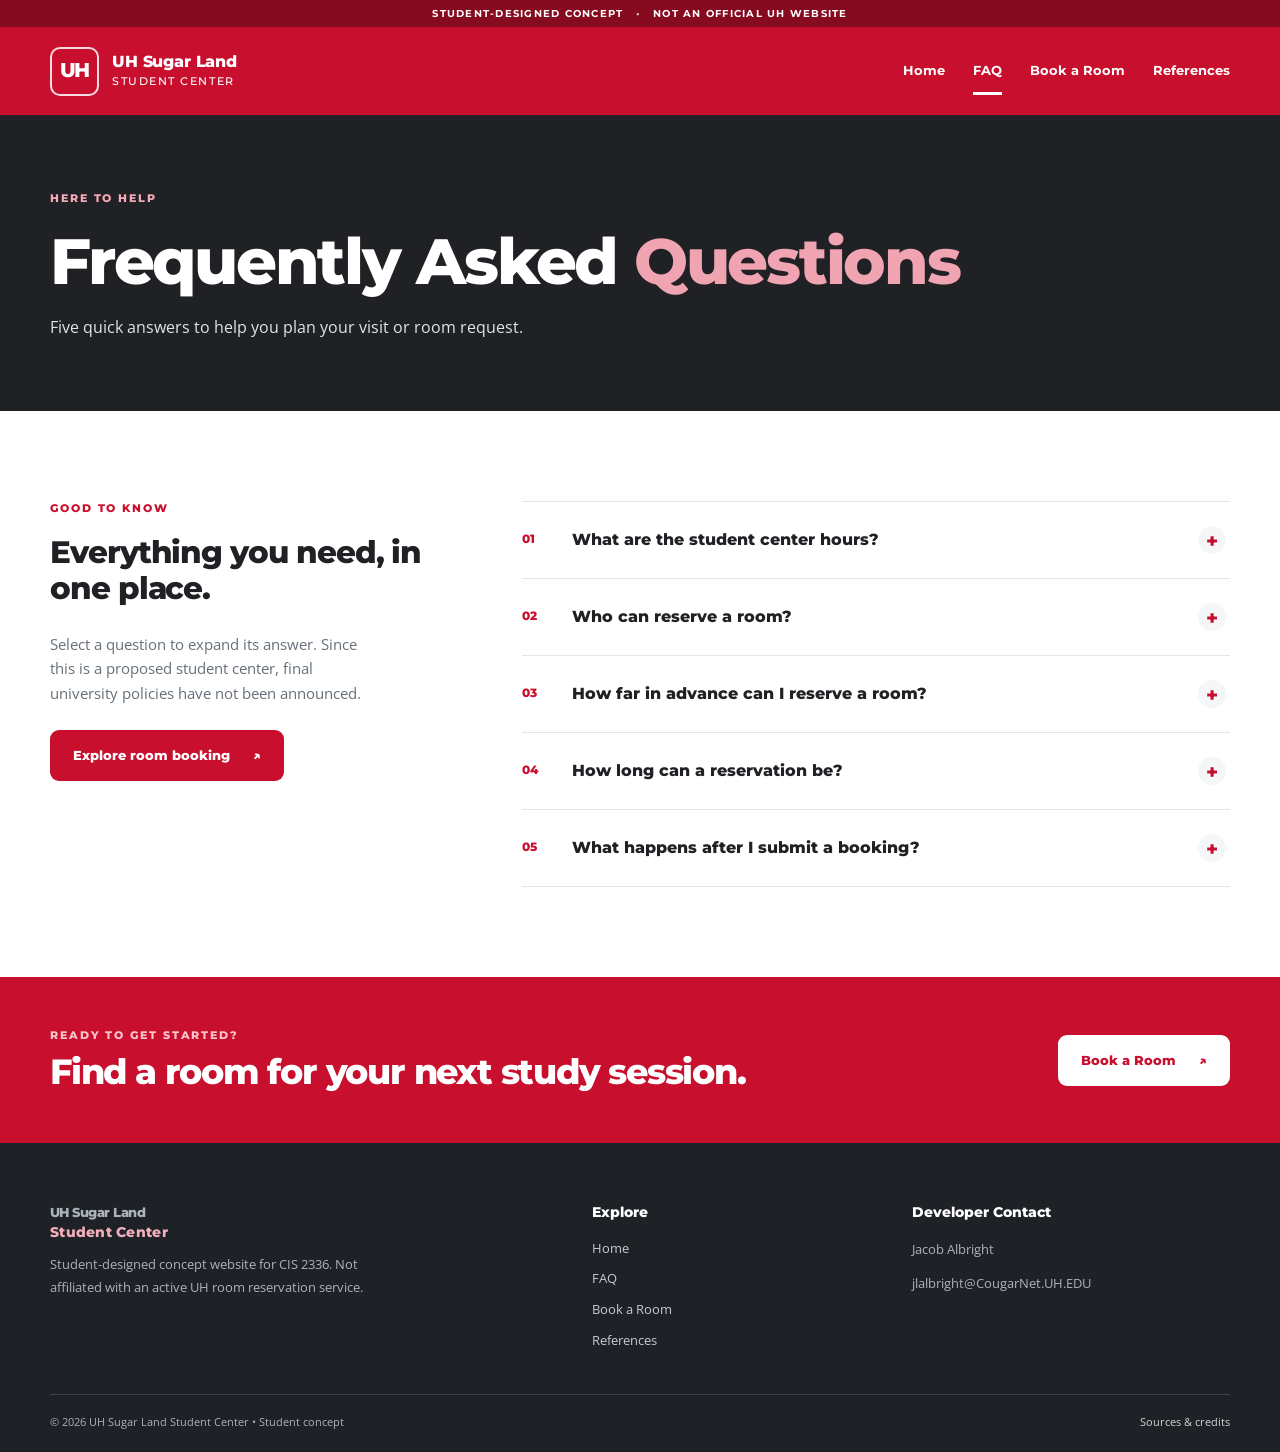
<file: CIS2336-FA26-project-JacobAlbright/frontend/FAQ.html>
<!DOCTYPE html>
<html lang="en">
  <head>
    <meta charset="UTF-8">
    <meta name="viewport" content="width=device-width, initial-scale=1">
    <meta name="description" content="Five common questions about the proposed UH Sugar Land Student Center and room booking concept.">
    <title>FAQ | UH Sugar Land Student Center</title>
    <link rel="icon" href="assets/favicon.svg" type="image/svg+xml">
    <link rel="stylesheet" href="styles.css">
    <script src="script.js" defer></script>
  </head>
  <body data-page="faq">
    <a class="skip-link" href="#main-content">Skip to main content</a>
    <div class="concept-strip">
      <div class="container">STUDENT-DESIGNED CONCEPT <span aria-hidden="true">•</span> NOT AN OFFICIAL UH WEBSITE</div>
    </div>

    <header class="site-header">
      <div class="container nav-shell">
        <a class="brand" href="index.html" aria-label="UH Sugar Land Student Center, homepage">
          <span class="brand-mark" aria-hidden="true">UH</span>
          <span class="brand-words"><strong>UH Sugar Land</strong><span>Student Center</span></span>
        </a>
        <button class="menu-toggle" type="button" aria-label="Open navigation menu" aria-controls="primary-navigation" aria-expanded="false">
          <span class="menu-label">Menu</span><span class="menu-bars" aria-hidden="true"><i></i><i></i><i></i></span>
        </button>
        <nav class="site-nav" id="primary-navigation" aria-label="Primary navigation">
          <a href="index.html">Home</a>
          <a class="active" aria-current="page" href="FAQ.html">FAQ</a>
          <a href="roombooking.html">Book a Room</a>
          <a href="reference.html">References</a>
        </nav>
      </div>
    </header>

    <main id="main-content">
      <section class="page-intro">
        <div class="container">
          <p class="eyebrow">HERE TO HELP</p>
          <h1>Frequently Asked <em>Questions</em></h1>
          <p>Five quick answers to help you plan your visit or room request.</p>
        </div>
      </section>

      <section class="section faq-section">
        <div class="container faq-layout">
          <div class="faq-intro-side">
            <p class="eyebrow red">GOOD TO KNOW</p>
            <h2>Everything you need, in one place.</h2>
            <p>Select a question to expand its answer. Since this is a proposed student center, final university policies have not been announced.</p>
            <a class="button button-primary" href="roombooking.html">Explore room booking <span aria-hidden="true">↗</span></a>
          </div>
          <div class="faq-list" data-accordion>
            <div class="faq-item">
              <h3><button class="faq-question" id="faq-trigger-1" type="button" aria-expanded="false" aria-controls="faq-panel-1"><span class="faq-index">01</span><span>What are the student center hours?</span><span class="faq-toggle-icon" aria-hidden="true">+</span></button></h3>
              <div class="faq-answer" id="faq-panel-1" role="region" aria-labelledby="faq-trigger-1" hidden>
                <p>Official operating hours have not been announced for this proposed center. The website does not currently enforce opening and closing times. Any posted schedule should be verified with UH before the center launches.</p>
              </div>
            </div>

            <div class="faq-item">
              <h3><button class="faq-question" id="faq-trigger-2" type="button" aria-expanded="false" aria-controls="faq-panel-2"><span class="faq-index">02</span><span>Who can reserve a room?</span><span class="faq-toggle-icon" aria-hidden="true">+</span></button></h3>
              <div class="faq-answer" id="faq-panel-2" role="region" aria-labelledby="faq-trigger-2" hidden>
                <p>The booking form is designed for UH students using their university email addresses. Final eligibility requirements would need approval from the university. For now, you can try the form to see how a request would work.</p>
                <p><a class="text-link" href="roombooking.html">Open the booking form <span aria-hidden="true">→</span></a></p>
              </div>
            </div>

            <div class="faq-item">
              <h3><button class="faq-question" id="faq-trigger-3" type="button" aria-expanded="false" aria-controls="faq-panel-3"><span class="faq-index">03</span><span>How far in advance can I reserve a room?</span><span class="faq-toggle-icon" aria-hidden="true">+</span></button></h3>
              <div class="faq-answer" id="faq-panel-3" role="region" aria-labelledby="faq-trigger-3" hidden>
                <p>A final advance-booking policy has not been set. The sample form accepts dates from today onward as a front-end validation example. The backend and official policies would determine which dates can actually be booked.</p>
              </div>
            </div>

            <div class="faq-item">
              <h3><button class="faq-question" id="faq-trigger-4" type="button" aria-expanded="false" aria-controls="faq-panel-4"><span class="faq-index">04</span><span>How long can a reservation be?</span><span class="faq-toggle-icon" aria-hidden="true">+</span></button></h3>
              <div class="faq-answer" id="faq-panel-4" role="region" aria-labelledby="faq-trigger-4" hidden>
                <p>The time limit has not been officially determined. The form checks that the end time is later than the start time, but it does not invent a maximum duration. Actual time limits and availability will be handled when the backend is implemented.</p>
              </div>
            </div>

            <div class="faq-item">
              <h3><button class="faq-question" id="faq-trigger-5" type="button" aria-expanded="false" aria-controls="faq-panel-5"><span class="faq-index">05</span><span>What happens after I submit a booking?</span><span class="faq-toggle-icon" aria-hidden="true">+</span></button></h3>
              <div class="faq-answer" id="faq-panel-5" role="region" aria-labelledby="faq-trigger-5" hidden>
                <p>In this front-end phase, your entries are checked and a request summary appears. No room is reserved or saved. A later Node.js backend will check for overlapping reservations and return a confirmation or a decline.</p>
                <p><a class="text-link" href="roombooking.html">Try the request form <span aria-hidden="true">→</span></a></p>
              </div>
            </div>
          </div>
        </div>
      </section>

      <section class="faq-cta">
        <div class="container faq-cta-inner">
          <div>
            <p class="eyebrow">READY TO GET STARTED?</p>
            <h2>Find a room for your next study session.</h2>
          </div>
          <a class="button button-light" href="roombooking.html">Book a Room <span aria-hidden="true">↗</span></a>
        </div>
      </section>
    </main>

    <footer class="site-footer">
      <div class="container footer-grid">
        <div>
          <p class="footer-brand">UH Sugar Land <span>Student Center</span></p>
          <p>Student-designed concept website for CIS 2336. Not affiliated with an active UH room reservation service.</p>
        </div>
        <div>
          <h2>Explore</h2>
          <div class="footer-links">
            <a href="index.html">Home</a>
            <a href="FAQ.html">FAQ</a>
            <a href="roombooking.html">Book a Room</a>
            <a href="reference.html">References</a>
          </div>
        </div>
        <div>
          <h2>Developer Contact</h2>
          <p>Jacob Albright</p>
          <p class="footer-email"><a href="mailto:jlalbright@CougarNet.UH.EDU">jlalbright@CougarNet.UH.EDU</a></p>
        </div>
      </div>
      <div class="container footer-bottom">
        <span>© <span data-year>2026</span> UH Sugar Land Student Center • Student concept</span>
        <a href="reference.html">Sources &amp; credits</a>
      </div>
    </footer>
  </body>
</html>
</file>
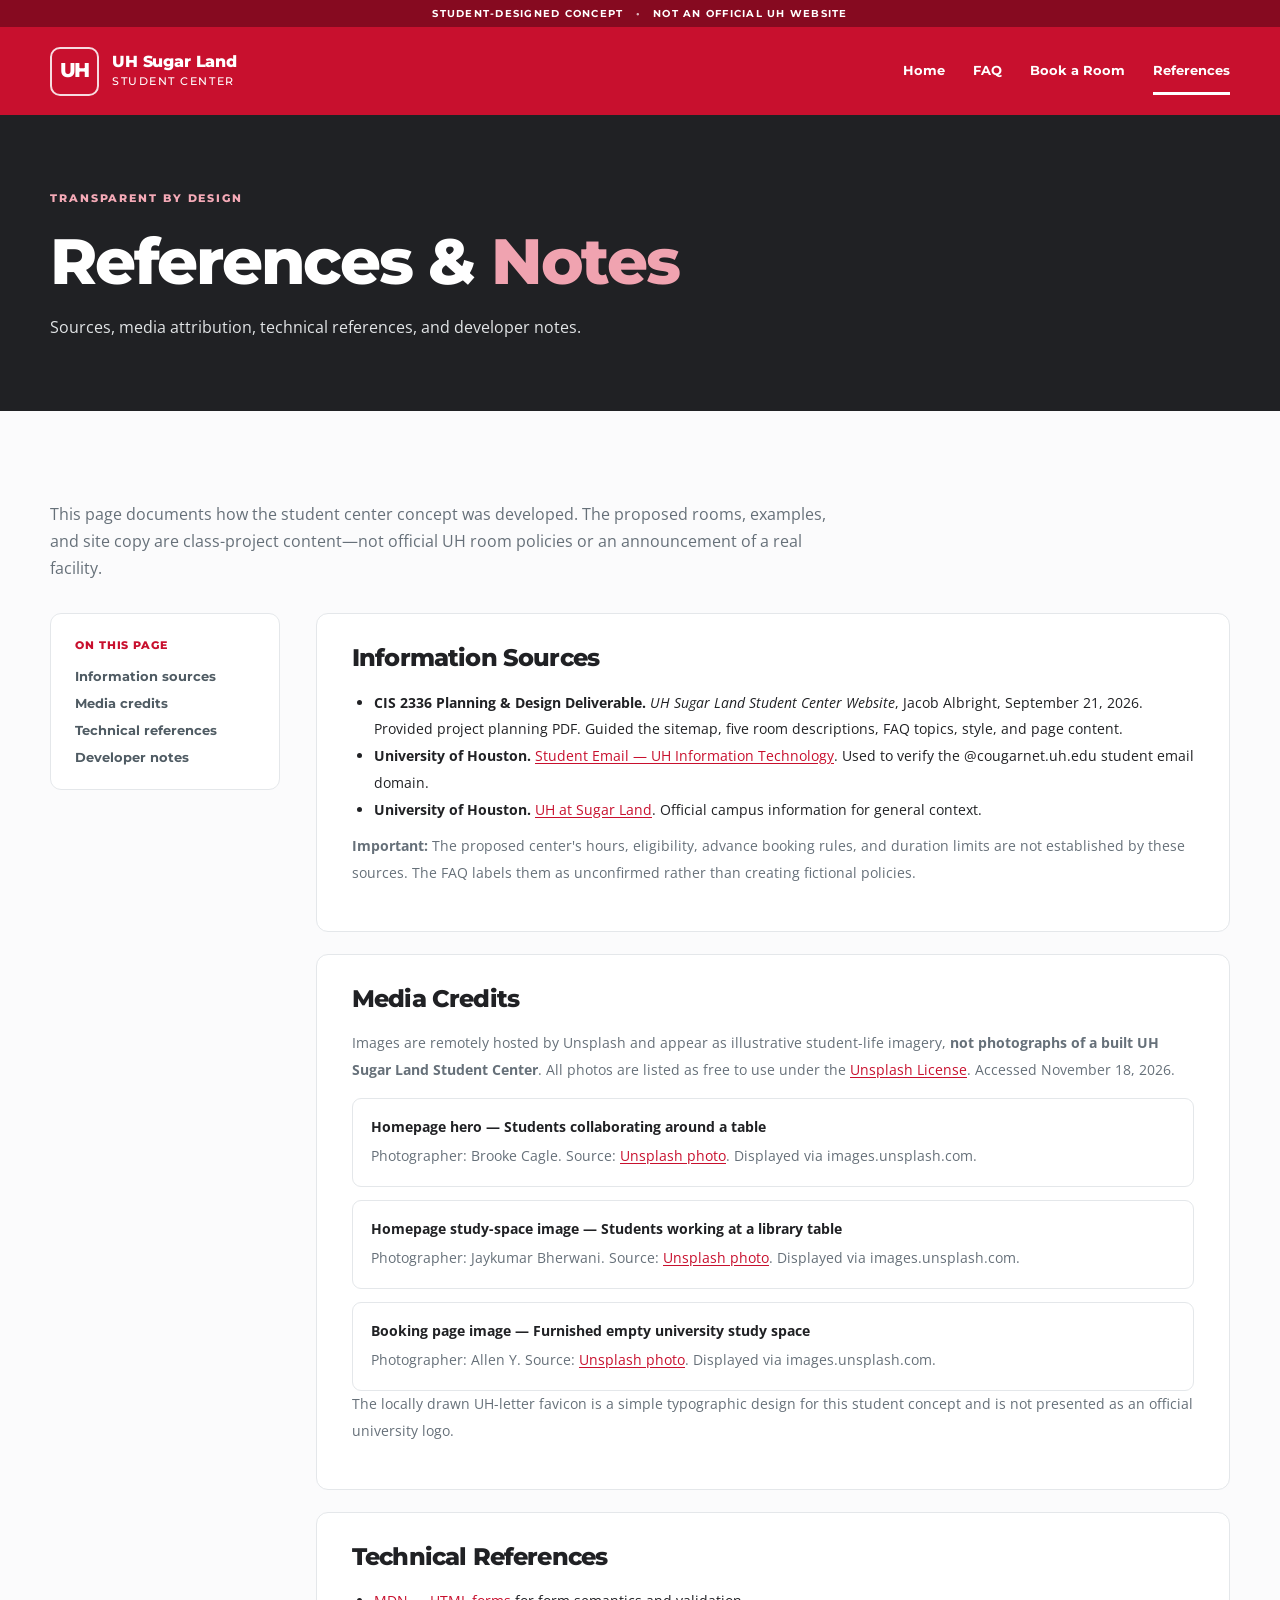
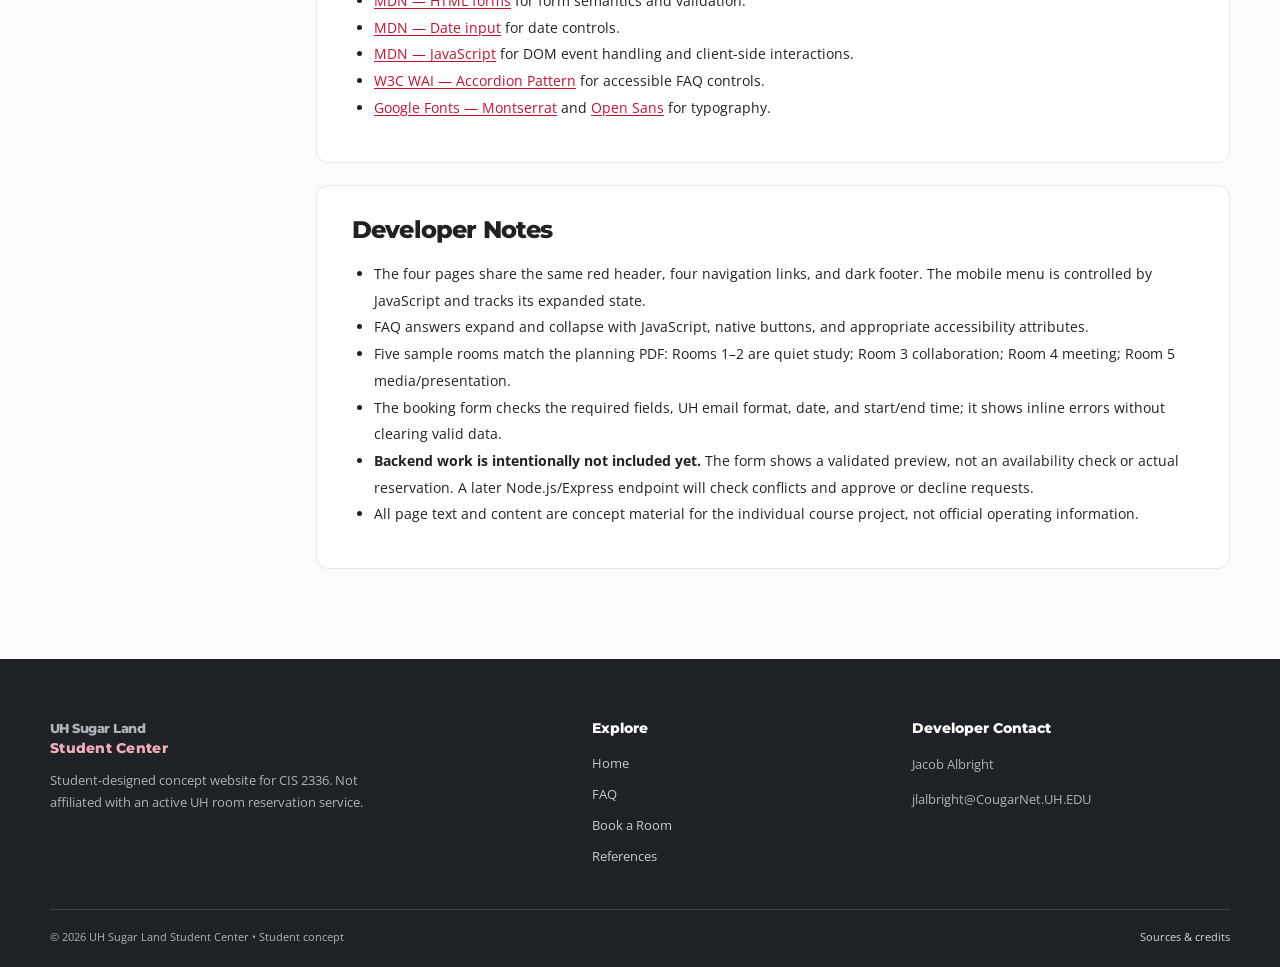
<file: CIS2336-FA26-project-JacobAlbright/frontend/reference.html>
<!DOCTYPE html>
<html lang="en">
  <head>
    <meta charset="UTF-8">
    <meta name="viewport" content="width=device-width, initial-scale=1">
    <meta name="description" content="Project sources, photo credits, technical references, and development notes.">
    <title>References | UH Sugar Land Student Center</title>
    <link rel="icon" href="assets/favicon.svg" type="image/svg+xml">
    <link rel="stylesheet" href="styles.css">
    <script src="script.js" defer></script>
  </head>
  <body data-page="references">
    <a class="skip-link" href="#main-content">Skip to main content</a>
    <div class="concept-strip">
      <div class="container">STUDENT-DESIGNED CONCEPT <span aria-hidden="true">•</span> NOT AN OFFICIAL UH WEBSITE</div>
    </div>

    <header class="site-header">
      <div class="container nav-shell">
        <a class="brand" href="index.html" aria-label="UH Sugar Land Student Center, homepage">
          <span class="brand-mark" aria-hidden="true">UH</span>
          <span class="brand-words"><strong>UH Sugar Land</strong><span>Student Center</span></span>
        </a>
        <button class="menu-toggle" type="button" aria-label="Open navigation menu" aria-controls="primary-navigation" aria-expanded="false">
          <span class="menu-label">Menu</span><span class="menu-bars" aria-hidden="true"><i></i><i></i><i></i></span>
        </button>
        <nav class="site-nav" id="primary-navigation" aria-label="Primary navigation">
          <a href="index.html">Home</a>
          <a href="FAQ.html">FAQ</a>
          <a href="roombooking.html">Book a Room</a>
          <a class="active" aria-current="page" href="reference.html">References</a>
        </nav>
      </div>
    </header>

    <main id="main-content">
      <section class="page-intro">
        <div class="container">
          <p class="eyebrow">TRANSPARENT BY DESIGN</p>
          <h1>References &amp; <em>Notes</em></h1>
          <p>Sources, media attribution, technical references, and developer notes.</p>
        </div>
      </section>

      <section class="section reference-content">
        <div class="container">
          <p class="reference-intro">This page documents how the student center concept was developed. The proposed rooms, examples, and site copy are class-project content—not official UH room policies or an announcement of a real facility.</p>
          <div class="reference-layout">
            <nav class="reference-nav" aria-label="References page sections">
              <strong>ON THIS PAGE</strong>
              <a href="#sources">Information sources</a>
              <a href="#media">Media credits</a>
              <a href="#technical">Technical references</a>
              <a href="#developer-notes">Developer notes</a>
            </nav>
            <div class="reference-panels">
              <section class="reference-card" id="sources">
                <h2>Information Sources</h2>
                <ul>
                  <li><strong>CIS 2336 Planning &amp; Design Deliverable.</strong> <em>UH Sugar Land Student Center Website</em>, Jacob Albright, September 21, 2026. Provided project planning PDF. Guided the sitemap, five room descriptions, FAQ topics, style, and page content.</li>
                  <li><strong>University of Houston.</strong> <a href="https://www.uh.edu/infotech/services/accounts/email/student-email/" target="_blank" rel="noopener noreferrer">Student Email — UH Information Technology</a>. Used to verify the @cougarnet.uh.edu student email domain.</li>
                  <li><strong>University of Houston.</strong> <a href="https://www.uh.edu/sugarland/" target="_blank" rel="noopener noreferrer">UH at Sugar Land</a>. Official campus information for general context.</li>
                </ul>
                <p><strong>Important:</strong> The proposed center's hours, eligibility, advance booking rules, and duration limits are not established by these sources. The FAQ labels them as unconfirmed rather than creating fictional policies.</p>
              </section>

              <section class="reference-card" id="media">
                <h2>Media Credits</h2>
                <p>Images are remotely hosted by Unsplash and appear as illustrative student-life imagery, <strong>not photographs of a built UH Sugar Land Student Center</strong>. All photos are listed as free to use under the <a href="https://unsplash.com/license" target="_blank" rel="noopener noreferrer">Unsplash License</a>. Accessed November 18, 2026.</p>
                <div class="credit-list">
                  <div class="credit">
                    <strong>Homepage hero — Students collaborating around a table</strong>
                    <p>Photographer: Brooke Cagle. Source: <a href="https://unsplash.com/photos/a-group-of-friends-at-a-coffee-shop--uHVRvDr7pg" target="_blank" rel="noopener noreferrer">Unsplash photo</a>. Displayed via images.unsplash.com.</p>
                  </div>

                  <div class="credit">
                    <strong>Homepage study-space image — Students working at a library table</strong>
                    <p>Photographer: Jaykumar Bherwani. Source: <a href="https://unsplash.com/photos/students-studying-together-at-a-long-table-Dg8WzlOE1as" target="_blank" rel="noopener noreferrer">Unsplash photo</a>. Displayed via images.unsplash.com.</p>
                  </div>

                  <div class="credit">
                    <strong>Booking page image — Furnished empty university study space</strong>
                    <p>Photographer: Allen Y. Source: <a href="https://unsplash.com/photos/an-empty-library-or-study-room-ErkHo-rGq2E" target="_blank" rel="noopener noreferrer">Unsplash photo</a>. Displayed via images.unsplash.com.</p>
                  </div>
                </div>
                <p>The locally drawn UH-letter favicon is a simple typographic design for this student concept and is not presented as an official university logo.</p>
              </section>

              <section class="reference-card" id="technical">
                <h2>Technical References</h2>
                <ul>
                  <li><a href="https://developer.mozilla.org/en-US/docs/Web/HTML/Element/form" target="_blank" rel="noopener noreferrer">MDN — HTML forms</a> for form semantics and validation.</li>
                  <li><a href="https://developer.mozilla.org/en-US/docs/Web/HTML/Element/input/date" target="_blank" rel="noopener noreferrer">MDN — Date input</a> for date controls.</li>
                  <li><a href="https://developer.mozilla.org/en-US/docs/Web/JavaScript" target="_blank" rel="noopener noreferrer">MDN — JavaScript</a> for DOM event handling and client-side interactions.</li>
                  <li><a href="https://www.w3.org/WAI/ARIA/apg/patterns/accordion/" target="_blank" rel="noopener noreferrer">W3C WAI — Accordion Pattern</a> for accessible FAQ controls.</li>
                  <li><a href="https://fonts.google.com/specimen/Montserrat" target="_blank" rel="noopener noreferrer">Google Fonts — Montserrat</a> and <a href="https://fonts.google.com/specimen/Open+Sans" target="_blank" rel="noopener noreferrer">Open Sans</a> for typography.</li>
                </ul>
              </section>

              <section class="reference-card" id="developer-notes">
                <h2>Developer Notes</h2>
                <ul>
                  <li>The four pages share the same red header, four navigation links, and dark footer. The mobile menu is controlled by JavaScript and tracks its expanded state.</li>
                  <li>FAQ answers expand and collapse with JavaScript, native buttons, and appropriate accessibility attributes.</li>
                  <li>Five sample rooms match the planning PDF: Rooms 1–2 are quiet study; Room 3 collaboration; Room 4 meeting; Room 5 media/presentation.</li>
                  <li>The booking form checks the required fields, UH email format, date, and start/end time; it shows inline errors without clearing valid data.</li>
                  <li><strong>Backend work is intentionally not included yet.</strong> The form shows a validated preview, not an availability check or actual reservation. A later Node.js/Express endpoint will check conflicts and approve or decline requests.</li>
                  <li>All page text and content are concept material for the individual course project, not official operating information.</li>
                </ul>
              </section>
            </div>
          </div>
        </div>
      </section>
    </main>

    <footer class="site-footer">
      <div class="container footer-grid">
        <div>
          <p class="footer-brand">UH Sugar Land <span>Student Center</span></p>
          <p>Student-designed concept website for CIS 2336. Not affiliated with an active UH room reservation service.</p>
        </div>
        <div>
          <h2>Explore</h2>
          <div class="footer-links">
            <a href="index.html">Home</a>
            <a href="FAQ.html">FAQ</a>
            <a href="roombooking.html">Book a Room</a>
            <a href="reference.html">References</a>
          </div>
        </div>
        <div>
          <h2>Developer Contact</h2>
          <p>Jacob Albright</p>
          <p class="footer-email"><a href="mailto:jlalbright@CougarNet.UH.EDU">jlalbright@CougarNet.UH.EDU</a></p>
        </div>
      </div>
      <div class="container footer-bottom">
        <span>© <span data-year>2026</span> UH Sugar Land Student Center • Student concept</span>
        <a href="reference.html">Sources &amp; credits</a>
      </div>
    </footer>
  </body>
</html>
</file>
<file: CIS2336-FA26-project-JacobAlbright/frontend/styles.css>
/* UH Sugar Land Student Center — CIS 2336 front-end concept
   Color and typography follow the September 2026 planning document.
*/
@import url('https://fonts.googleapis.com/css2?family=Montserrat:wght@400;500;600;700;800&family=Open+Sans:wght@400;500;600;700&display=swap');
:root {
  --red: #c8102e;
  --red-dark: #a00c25;
  --charcoal: #202124;
  --muted: #667079;
  --white: #fff;
  --gray: #f5f6f7;
  --line: #e4e7ea;
  --pale-red: #fff1f3;
  --shadow: 0 16px 38px rgba(21, 27, 34, .07);
  --radius: 12px;
  --max-width: 1180px;
}

*, *::before, *::after {
  box-sizing: border-box;
}

html {
  scroll-behavior: smooth;
}

body {
  margin: 0;
  background: var(--white);
  color: var(--charcoal);
  font-family: 'Open Sans', Arial, sans-serif;
  font-size: 16px;
  line-height: 1.7;
}

img {
  display: block;
  max-width: 100%;
}

a {
  color: inherit;
  text-decoration: none;
}

button, input {
  font: inherit;
}

button {
  cursor: pointer;
}

[hidden] {
  display: none !important;
}

:focus-visible {
  outline: 3px solid #ffd05b;
  outline-offset: 4px;
}

::selection {
  background: #f3b8c2;
  color: #16181a;
}

.container {
  width: min(var(--max-width), calc(100% - 48px));
  margin: 0 auto;
}

h1, h2, h3, h4, p {
  margin-top: 0;
}

h1, h2, h3, .brand, .button, .footer-brand, .contact-card strong {
  font-family: Montserrat, Arial, sans-serif;
}

h1, h2, h3 {
  line-height: 1.18;
  letter-spacing: -.035em;
}

h2 {
  font-size: clamp(1.9rem, 3.2vw, 2.9rem);
  font-weight: 800;
}

h3 {
  font-size: 1.27rem;
}

p {
  color: var(--muted);
}

.skip-link {
  position: absolute;
  z-index: 9999;
  top: -100px;
  left: 12px;
  padding: 9px 15px;
  background: #fff;
  color: #111;
  border-radius: 4px;
  font-weight: 700;
}

.skip-link:focus {
  top: 12px;
}

.concept-strip {
  background: #860a20;
  color: #fff;
  padding: 7px 0;
  letter-spacing: .12em;
  font: 700 .65rem Montserrat, sans-serif;
  text-align: center;
}

.concept-strip span {
  padding: 0 8px;
  opacity: .7;
}

.site-header {
  position: relative;
  z-index: 50;
  background: var(--red);
  color: #fff;
}

.nav-shell {
  display: flex;
  align-items: center;
  min-height: 88px;
  justify-content: space-between;
  gap: 24px;
}

.brand {
  display: inline-flex;
  align-items: center;
  gap: 13px;
  flex-shrink: 0;
  line-height: 1.2;
}

.brand-mark {
  display: grid;
  place-items: center;
  width: 49px;
  height: 49px;
  border: 2px solid rgba(255,255,255,.85);
  border-radius: 10px;
  font-size: 1.22rem;
  letter-spacing: -.09em;
  font-weight: 800;
}

.brand-words {
  display: flex;
  flex-direction: column;
  gap: 3px;
}

.brand-words strong {
  font-size: .98rem;
  font-weight: 800;
  letter-spacing: -.01em;
}

.brand-words > span {
  font-size: .69rem;
  letter-spacing: .14em;
  text-transform: uppercase;
  font-weight: 500;
}

.site-nav {
  display: flex;
  align-items: center;
  gap: 28px;
}

.site-nav a {
  font: 700 .84rem Montserrat, sans-serif;
  padding: 14px 0;
  border-bottom: 3px solid transparent;
  transition: opacity .18s ease, border-color .18s ease;
  white-space: nowrap;
}

.site-nav a:hover {
  opacity: .76;
}

.site-nav a.active {
  border-bottom-color: #fff;
}

.menu-toggle {
  display: none;
}

.eyebrow {
  font: 800 .7rem Montserrat, sans-serif;
  letter-spacing: .17em;
  text-transform: uppercase;
  color: #f8c4cc;
  margin-bottom: 19px;
}

.eyebrow.red {
  color: var(--red);
}

.eyebrow-line {
  display: inline-block;
  width: 24px;
  height: 2px;
  background: currentColor;
  vertical-align: middle;
  margin-right: 8px;
}

.button-row {
  display: flex;
  gap: 12px;
  align-items: center;
  flex-wrap: wrap;
}

.button {
  min-height: 51px;
  padding: 13px 21px;
  display: inline-flex;
  align-items: center;
  justify-content: center;
  gap: 23px;
  font: 800 .79rem Montserrat, sans-serif;
  border: 2px solid transparent;
  border-radius: 9px;
  transition: transform .18s ease, background .18s ease, border-color .18s ease;
}

.button:hover {
  transform: translateY(-2px);
}

.button-primary {
  background: var(--red);
  color: #fff;
}

.button-primary:hover {
  background: var(--red-dark);
}

.button-outline {
  color: var(--charcoal);
  background: #fff;
  border-color: #d5dadf;
}

.button-outline:hover {
  border-color: var(--charcoal);
}

.button-light {
  background: #fff;
  color: var(--red);
}

.button-light:hover {
  background: #ffe7ec;
}

.text-link {
  color: var(--red);
  font: 800 .82rem Montserrat, sans-serif;
  display: inline-flex;
  gap: 9px;
  align-items: center;
}

.text-link:hover {
  text-decoration: underline;
  text-underline-offset: 5px;
}

/* Homepage */
.hero {
  overflow: hidden;
  background: linear-gradient(132deg, #fff 0%, #fff 52%, #f8f9fa 100%);
}

.hero-grid {
  display: grid;
  grid-template-columns: 1fr .98fr;
  min-height: 582px;
  gap: clamp(30px, 5vw, 75px);
  align-items: center;
  padding-block: 65px 78px;
}

.hero-content {
  padding-block: 8px;
}

.hero .eyebrow {
  color: var(--red);
}

.hero h1 {
  font-size: clamp(2.8rem, 4.35vw, 4.7rem);
  font-weight: 800;
  line-height: 1.11;
  margin-bottom: 24px;
  max-width: 680px;
}

h1 em {
  color: var(--red);
  font-style: normal;
}

.hero-lead {
  max-width: 510px;
  font-size: 1.03rem;
  line-height: 1.85;
  margin-bottom: 29px;
}

.hero-visual {
  position: relative;
  align-self: stretch;
  min-height: 415px;
  display: grid;
  align-items: center;
}

.hero-image {
  width: 100%;
  height: 100%;
  max-height: 504px;
  min-height: 415px;
  object-fit: cover;
  border-radius: 16px 16px 82px 16px;
  box-shadow: var(--shadow);
  background: #e8e3e0;
}

.image-stamp {
  position: absolute;
  right: -16px;
  bottom: 24px;
  background: var(--red);
  color: #fff;
  border-radius: 10px 10px 25px 10px;
  padding: 17px 22px;
  box-shadow: 0 12px 26px rgba(98,5,27,.19);
  display: flex;
  flex-direction: column;
  line-height: 1.4;
}

.image-stamp strong {
  font: 800 .93rem Montserrat, sans-serif;
}

.image-stamp span {
  font-size: .75rem;
}

.hero-note {
  display: flex;
  gap: 9px;
  align-items: center;
  font-size: .74rem;
  margin: 21px 0 0;
}

.note-dot {
  width: 7px;
  height: 7px;
  background: var(--red);
  border-radius: 50%;
  flex: 0 0 7px;
}

.quick-overview {
  border-block: 1px solid var(--line);
}

.overview-strip {
  display: grid;
  grid-template-columns: repeat(3, 1fr);
  padding: 27px 0;
}

.overview-strip > div {
  display: flex;
  gap: 15px;
  align-items: center;
  justify-content: center;
  padding: 9px 15px;
}

.overview-strip > div + div {
  border-left: 1px solid var(--line);
}

.overview-strip strong {
  color: var(--red);
  font: 800 1.65rem Montserrat, sans-serif;
  letter-spacing: -.05em;
}

.overview-strip span {
  font-size: .76rem;
  color: #4f5a62;
  max-width: 110px;
  line-height: 1.5;
}

.section {
  padding: 90px 0;
}

.section-head {
  display: flex;
  align-items: end;
  justify-content: space-between;
  gap: 40px;
  margin-bottom: 32px;
}

.section-head h2 {
  max-width: 550px;
  margin-bottom: 0;
}

.section-description {
  max-width: 330px;
  margin: 0 0 5px;
  font-size: .94rem;
}

.feature-grid {
  display: grid;
  grid-template-columns: repeat(3, 1fr);
  gap: 20px;
}

.feature-card {
  min-height: 279px;
  padding: 29px;
  background: var(--gray);
  border: 1px solid #eef0f1;
  border-radius: var(--radius);
  transition: transform .2s ease, box-shadow .2s ease;
  display: flex;
  flex-direction: column;
  align-items: flex-start;
}

.feature-card:hover {
  transform: translateY(-3px);
  box-shadow: var(--shadow);
}

.feature-number {
  width: 100%;
  color: var(--red);
  font: 800 .72rem Montserrat, sans-serif;
  letter-spacing: .1em;
  display: flex;
  justify-content: space-between;
  margin-bottom: 29px;
}

.feature-number span {
  font-size: 1.12rem;
}

.feature-card h3 {
  margin-bottom: 10px;
  font-weight: 800;
}

.feature-card p {
  font-size: .86rem;
  line-height: 1.85;
  margin-bottom: 23px;
}

.feature-card .text-link {
  margin-top: auto;
}

.showcase-section {
  background: var(--gray);
}

.showcase-grid {
  display: grid;
  grid-template-columns: 1fr 1fr;
  gap: clamp(45px, 7vw, 100px);
  align-items: center;
}

.showcase-photo img {
  height: 460px;
  width: 100%;
  border-radius: 16px 75px 16px 16px;
  object-fit: cover;
  background: #e3e3e3;
}

.showcase-copy h2 {
  max-width: 480px;
  margin-bottom: 18px;
}

.showcase-copy > p:not(.eyebrow) {
  font-size: .95rem;
}

.check-list {
  list-style: none;
  padding: 0;
  margin: 23px 0 28px;
}

.check-list li {
  padding: 5px 0 5px 29px;
  position: relative;
  color: #4e5961;
  font-size: .9rem;
}

.check-list li::before {
  content: '✓';
  color: var(--red);
  position: absolute;
  left: 0;
  font-weight: 800;
}

.developer-grid {
  display: grid;
  grid-template-columns: 1fr .75fr;
  gap: clamp(30px, 10vw, 150px);
  align-items: center;
}

.developer-grid h2 {
  margin-bottom: 16px;
}

.developer-grid p:not(.eyebrow) {
  max-width: 550px;
  margin-bottom: 0;
}

.contact-card {
  border: 1px solid var(--line);
  border-left: 5px solid var(--red);
  padding: 30px 34px;
  border-radius: 0 12px 12px 0;
  box-shadow: var(--shadow);
  display: flex;
  flex-direction: column;
  align-items: flex-start;
  gap: 7px;
}

.contact-label {
  color: var(--red);
  font: 800 .65rem Montserrat, sans-serif;
  letter-spacing: .1em;
  margin-top: 7px;
}

.contact-card strong {
  font-size: 1.34rem;
  margin-bottom: 10px;
}

.contact-email {
  font-size: .88rem;
  color: var(--red);
  overflow-wrap: anywhere;
  text-underline-offset: 3px;
}

.contact-card small {
  color: #738089;
  font-size: .72rem;
  line-height: 1.6;
}

/* Shared interior page layout */
.page-intro {
  background: var(--charcoal);
  color: #fff;
  padding: 76px 0 70px;
}

.page-intro .eyebrow {
  color: #f5aab7;
}

.page-intro h1 {
  font-size: clamp(2.75rem, 5vw, 4.4rem);
  font-weight: 800;
  margin-bottom: 14px;
}

.page-intro h1 em {
  color: #f0a3b0;
}

.page-intro p:not(.eyebrow) {
  color: #e1e4e6;
  margin: 0;
  font-size: 1rem;
}

.faq-layout {
  display: grid;
  grid-template-columns: .78fr 1.4fr;
  gap: clamp(35px, 6vw, 95px);
  align-items: start;
}

.faq-intro-side h2 {
  font-size: clamp(1.7rem, 2.4vw, 2.35rem);
}

.faq-intro-side > p:not(.eyebrow) {
  font-size: .91rem;
  max-width: 315px;
}

.faq-intro-side .button {
  margin-top: 10px;
}

.faq-list {
  border-top: 1px solid var(--line);
}

.faq-item {
  border-bottom: 1px solid var(--line);
}

.faq-item h3 {
  margin: 0;
}

.faq-question {
  background: transparent;
  border: 0;
  width: 100%;
  padding: 24px 0;
  display: grid;
  grid-template-columns: 35px 1fr 32px;
  gap: 15px;
  align-items: center;
  color: var(--charcoal);
  text-align: left;
  font: 800 .98rem Montserrat, sans-serif;
  line-height: 1.55;
}

.faq-index {
  color: var(--red);
  font-size: .72rem;
}

.faq-toggle-icon {
  display: grid;
  place-items: center;
  width: 28px;
  height: 28px;
  border-radius: 50%;
  background: var(--gray);
  color: var(--red);
  font-size: 1.23rem;
  transition: transform .15s ease, background .15s ease;
}

.faq-question[aria-expanded="true"] .faq-toggle-icon {
  transform: rotate(45deg);
  background: var(--pale-red);
}

.faq-answer {
  padding: 0 46px 24px 50px;
}

.faq-answer p {
  margin-bottom: 10px;
  font-size: .9rem;
  line-height: 1.85;
}

.faq-answer p:last-child {
  margin-bottom: 0;
}

.faq-cta {
  background: var(--red);
  color: #fff;
}

.faq-cta-inner {
  display: flex;
  justify-content: space-between;
  align-items: center;
  gap: 30px;
  padding-block: 51px;
}

.faq-cta .eyebrow {
  margin-bottom: 10px;
}

.faq-cta h2 {
  margin-bottom: 0;
  font-size: clamp(1.5rem, 2.7vw, 2.2rem);
}

/* Booking form */
.booking-section {
  background: #fbfbfc;
}

.status-note {
  display: flex;
  align-items: flex-start;
  gap: 12px;
  max-width: 900px;
  margin-bottom: 35px;
  background: #fff9ec;
  border: 1px solid #f3e1b8;
  border-radius: 10px;
  padding: 15px 18px;
  font-size: .85rem;
  color: #674c1e;
  line-height: 1.7;
}

.status-note strong {
  color: #4d3813;
}

.status-note-symbol {
  display: grid;
  place-items: center;
  background: #f4e4c1;
  width: 22px;
  height: 22px;
  border-radius: 50%;
  font-weight: 800;
  flex: 0 0 22px;
}

.booking-form fieldset {
  border: none;
  margin: 0 0 44px;
  padding: 0;
  min-width: 0;
}

.form-section-title {
  font: 800 1.44rem Montserrat, sans-serif;
  letter-spacing: -.03em;
  line-height: 1.3;
  color: var(--charcoal);
  margin: 0 0 7px;
  padding: 0;
  display: flex;
  align-items: center;
  gap: 13px;
}

.step-number {
  display: inline-grid;
  width: 33px;
  height: 33px;
  border-radius: 50%;
  place-items: center;
  color: #fff;
  background: var(--red);
  font: 800 .78rem Montserrat, sans-serif;
  flex: 0 0 33px;
}

.form-section-subtitle {
  margin: 0 0 21px;
  font-size: .88rem;
}

.room-grid {
  display: grid;
  grid-template-columns: repeat(5, 1fr);
  gap: 12px;
}

.room-option {
  display: block;
  position: relative;
  cursor: pointer;
  min-width: 0;
}

.room-option input {
  position: absolute;
  width: 1px;
  height: 1px;
  opacity: 0;
  overflow: hidden;
}

.room-card-content {
  display: flex;
  flex-direction: column;
  min-height: 180px;
  padding: 19px 16px 18px;
  background: #fff;
  border: 2px solid #e5e8ea;
  border-radius: 11px;
  transition: border-color .18s, background .18s, box-shadow .18s;
}

.room-option:hover .room-card-content {
  border-color: #bb828e;
}

.room-option input:checked + .room-card-content {
  background: var(--pale-red);
  border-color: var(--red);
  box-shadow: 0 0 0 2px rgba(200, 16, 46, .05);
}

.room-option input:focus-visible + .room-card-content {
  outline: 3px solid #ffce58;
  outline-offset: 3px;
}

.room-top {
  display: flex;
  align-items: center;
  justify-content: space-between;
  margin-bottom: 28px;
}

.room-num {
  color: var(--red);
  font: 800 .67rem Montserrat, sans-serif;
  letter-spacing: .11em;
}

.radio-look {
  width: 17px;
  height: 17px;
  border: 2px solid #c3cbd0;
  border-radius: 50%;
}

.room-option input:checked + .room-card-content .radio-look {
  border: 5px solid var(--red);
  background: #fff;
}

.room-card-content strong {
  font: 800 .92rem Montserrat, sans-serif;
  margin-bottom: 6px;
}

.room-type {
  color: #46515a;
  font-size: .79rem;
  line-height: 1.4;
  min-height: 2.8em;
}

.room-size {
  color: #8a969e;
  font-size: .7rem;
  margin-top: auto;
}

.field-error {
  color: #b10b29;
  font-size: .77rem;
  font-weight: 700;
  margin: 6px 0 0;
  line-height: 1.5;
}

.field-error:empty {
  display: none;
}

.booking-details {
  display: grid;
  grid-template-columns: minmax(0, 1fr) 315px;
  gap: 52px;
  align-items: start;
}

.booking-fields {
  min-width: 0;
}

.field-grid {
  display: grid;
  grid-template-columns: repeat(2, minmax(0,1fr));
  gap: 24px 20px;
  margin-top: 25px;
}

.form-field {
  min-width: 0;
}

.form-field label {
  display: block;
  color: #252b30;
  font-weight: 700;
  font-size: .82rem;
  margin-bottom: 7px;
}

.form-field input {
  appearance: none;
  width: 100%;
  min-width: 0;
  height: 51px;
  background: #fff;
  border: 1px solid #cdd4d8;
  border-radius: 8px;
  color: var(--charcoal);
  padding: 10px 13px;
  transition: border-color .18s, box-shadow .18s;
  font-size: .9rem;
}

.form-field input:hover {
  border-color: #8a9aa4;
}

.form-field input:focus {
  outline: 0;
  border-color: var(--red);
  box-shadow: 0 0 0 3px rgba(200,16,46,.13);
}

.form-field input[aria-invalid="true"] {
  border: 2px solid #b10b29;
}

.form-field input::placeholder {
  color: #8d979e;
}

.required-star {
  color: var(--red);
}

.optional-text {
  color: #849097;
  font-weight: 400;
}

.field-hint {
  margin: 5px 0 0;
  color: #6b757d;
  font-size: .7rem;
}

.submit-button {
  margin-top: 30px;
  min-width: 195px;
}

.submit-disclaimer {
  margin: 11px 0 0;
  font-size: .73rem;
}

.booking-aside {
  overflow: hidden;
  border: 1px solid var(--line);
  border-radius: 12px;
  background: #fff;
}

.booking-aside img {
  height: 208px;
  width: 100%;
  object-fit: cover;
  background: #e6e4e2;
}

.aside-body {
  padding: 25px;
}

.aside-body .eyebrow {
  margin-bottom: 11px;
}

.aside-body h3 {
  margin-bottom: 11px;
}

.aside-body p:not(.eyebrow) {
  font-size: .83rem;
  line-height: 1.85;
}

.booking-result {
  margin-top: 40px;
  background: #fff;
  border: 1px solid #e4d4da;
  border-left: 5px solid var(--red);
  border-radius: 10px;
  padding: 24px 28px;
  outline-offset: 5px;
}

.booking-result h3 {
  margin-bottom: 8px;
  font-size: 1.22rem;
}

.booking-result p {
  margin-bottom: 13px;
  font-size: .87rem;
}

.booking-result dl {
  display: grid;
  grid-template-columns: repeat(3,minmax(0,1fr));
  gap: 14px;
  margin: 22px 0 0;
}

.booking-result dl div {
  background: var(--gray);
  border-radius: 8px;
  padding: 10px 12px;
}

.booking-result dt {
  color: #63707a;
  font-size: .7rem;
  font-weight: 700;
  text-transform: uppercase;
}

.booking-result dd {
  margin: 2px 0 0;
  font-size: .87rem;
  font-weight: 700;
  overflow-wrap: anywhere;
}

/* References */
.reference-content {
  background: #fbfbfc;
}

.reference-intro {
  max-width: 800px;
  margin-bottom: 31px;
}

.reference-layout {
  display: grid;
  grid-template-columns: 230px minmax(0, 1fr);
  gap: 36px;
  align-items: start;
}

.reference-nav {
  position: sticky;
  top: 25px;
  border: 1px solid var(--line);
  background: #fff;
  border-radius: 11px;
  padding: 24px;
  display: flex;
  flex-direction: column;
  gap: 11px;
}

.reference-nav strong {
  font: 800 .71rem Montserrat, sans-serif;
  letter-spacing: .08em;
  color: var(--red);
  margin-bottom: 5px;
}

.reference-nav a {
  font: 700 .82rem Montserrat, sans-serif;
  color: #4f5b63;
}

.reference-nav a:hover {
  color: var(--red);
  text-decoration: underline;
}

.reference-panels {
  display: flex;
  flex-direction: column;
  gap: 22px;
  min-width: 0;
}

.reference-card {
  background: #fff;
  border: 1px solid var(--line);
  border-radius: 12px;
  padding: 30px 35px;
  min-width: 0;
  scroll-margin-top: 25px;
}

.reference-card h2 {
  font-size: 1.5rem;
  margin-bottom: 17px;
}

.reference-card h3 {
  font-size: 1rem;
  margin: 19px 0 7px;
}

.reference-card p, .reference-card li {
  font-size: .88rem;
  line-height: 1.9;
}

.reference-card ul {
  margin: 0 0 10px;
  padding-left: 22px;
}

.reference-card a {
  color: var(--red);
  text-decoration: underline;
  text-underline-offset: 2px;
  overflow-wrap: anywhere;
}

.reference-card a:hover {
  color: var(--red-dark);
}

.credit-list {
  display: grid;
  gap: 13px;
}

.credit {
  padding: 16px 18px;
  border-radius: 9px;
  border: 1px solid var(--line);
}

.credit strong {
  display: block;
  font-size: .86rem;
  margin-bottom: 5px;
}

.credit p {
  margin: 0;
}

/* Footer */
.site-footer {
  background: #1e2226;
  color: #fff;
  padding: 61px 0 21px;
}

.footer-grid {
  display: grid;
  grid-template-columns: 1.5fr .8fr 1fr;
  gap: 65px;
}

.footer-brand {
  color: #fff;
  font: 800 1.23rem Montserrat, sans-serif;
  letter-spacing: -.04em;
  margin-bottom: 13px;
}

.footer-brand span {
  display: block;
  color: #f1adb9;
  font-size: .85rem;
  letter-spacing: .02em;
  margin-top: 4px;
}

.footer-grid p {
  color: #abb3b9;
  font-size: .81rem;
  max-width: 340px;
}

.footer-grid h2 {
  color: #fff;
  font-size: .85rem;
  letter-spacing: 0;
  margin-bottom: 17px;
}

.footer-links {
  display: flex;
  flex-direction: column;
  align-items: flex-start;
  gap: 9px;
}

.footer-links a {
  color: #c5cbd0;
  font-size: .8rem;
}

.footer-links a:hover, .footer-bottom a:hover {
  color: #fff;
  text-decoration: underline;
}

.footer-email {
  overflow-wrap: anywhere;
}

.footer-bottom {
  border-top: 1px solid #3c4248;
  margin-top: 42px;
  padding-top: 17px;
  display: flex;
  flex-wrap: wrap;
  align-items: center;
  justify-content: space-between;
  gap: 10px;
  color: #abb3b9;
  font-size: .7rem;
}

.footer-bottom a {
  color: #d0d5d9;
}

@media (max-width: 1050px) {
  .nav-shell {
    min-height: 82px;
  }

  .site-nav {
    gap: 18px;
  }

  .hero-grid {
    gap: 35px;
  }

  .hero h1 {
    font-size: clamp(2.5rem, 4vw, 3.7rem);
  }

  .room-grid {
    grid-template-columns: repeat(3, 1fr);
  }

  .booking-details {
    grid-template-columns: minmax(0, 1fr) 275px;
    gap: 27px;
  }
}

@media (max-width: 780px) {
  .container {
    width: min(var(--max-width), calc(100% - 36px));
  }

  .menu-toggle {
    display: inline-flex;
    align-items: center;
    gap: 12px;
    background: transparent;
    color: #fff;
    border: 1px solid rgba(255,255,255,.5);
    border-radius: 9px;
    padding: 9px 12px;
    font: 700 .77rem Montserrat, sans-serif;
  }

  .menu-bars {
    display: flex;
    flex-direction: column;
    gap: 4px;
  }

  .menu-bars i {
    display: block;
    width: 17px;
    height: 2px;
    background: #fff;
    border-radius: 1px;
  }

  .site-nav {
    display: none;
    position: absolute;
    top: 100%;
    left: 0;
    width: 100%;
    padding: 9px 18px 17px;
    background: var(--red);
    box-shadow: 0 15px 22px rgba(28,14,15,.15);
    flex-direction: column;
    align-items: stretch;
    gap: 0;
  }

  .site-nav.is-open {
    display: flex;
  }

  .site-nav a {
    border-bottom: 1px solid rgba(255,255,255,.23);
    padding: 14px 7px;
  }

  .site-nav a.active {
    border-bottom: 2px solid #fff;
  }

  .hero-grid {
    grid-template-columns: 1fr;
    padding-block: 58px 65px;
  }

  .hero h1 {
    font-size: clamp(2.7rem, 7vw, 4.4rem);
  }

  .hero-visual {
    min-height: 0;
  }

  .hero-image {
    height: 430px;
    min-height: 0;
  }

  .image-stamp {
    right: 10px;
  }

  .section {
    padding: 65px 0;
  }

  .section-head {
    display: block;
  }

  .section-description {
    max-width: 560px;
    margin-top: 15px;
  }

  .feature-grid {
    grid-template-columns: 1fr;
  }

  .feature-card {
    min-height: 215px;
  }

  .feature-number {
    margin-bottom: 16px;
  }

  .showcase-grid {
    grid-template-columns: 1fr;
    gap: 35px;
  }

  .showcase-photo img {
    height: 350px;
  }

  .developer-grid {
    grid-template-columns: 1fr;
    gap: 30px;
  }

  .faq-layout {
    grid-template-columns: 1fr;
  }

  .faq-intro-side {
    max-width: 520px;
  }

  .booking-details {
    grid-template-columns: 1fr;
  }

  .booking-aside {
    display: grid;
    grid-template-columns: 260px 1fr;
  }

  .booking-aside img {
    height: 100%;
    min-height: 240px;
  }

  .reference-layout {
    grid-template-columns: 1fr;
  }

  .reference-nav {
    position: static;
    display: flex;
    flex-direction: row;
    flex-wrap: wrap;
    gap: 12px 20px;
  }

  .reference-nav strong {
    flex-basis: 100%;
  }

  .footer-grid {
    grid-template-columns: repeat(2, minmax(0,1fr));
    gap: 32px;
  }
}

@media (max-width: 520px) {
  .concept-strip {
    font-size: .54rem;
    letter-spacing: .04em;
  }

  .brand-mark {
    width: 43px;
    height: 43px;
    font-size: 1.05rem;
  }

  .brand-words strong {
    font-size: .81rem;
  }

  .brand-words > span {
    font-size: .58rem;
  }

  .nav-shell {
    min-height: 73px;
  }

  .hero h1 {
    font-size: clamp(2.5rem, 11vw, 3.7rem);
  }

  .hero-lead {
    font-size: .93rem;
  }

  .hero-image {
    height: 315px;
  }

  .image-stamp {
    bottom: -16px;
    right: 6px;
  }

  .overview-strip {
    grid-template-columns: 1fr;
    padding: 8px 0;
  }

  .overview-strip > div {
    justify-content: flex-start;
  }

  .overview-strip > div + div {
    border-left: 0;
    border-top: 1px solid var(--line);
  }

  .section {
    padding: 56px 0;
  }

  .feature-card {
    padding: 25px;
  }

  .showcase-photo img {
    height: 260px;
  }

  .page-intro {
    padding: 59px 0 55px;
  }

  .page-intro h1 {
    font-size: 2.6rem;
  }

  .faq-question {
    gap: 10px;
    grid-template-columns: 24px 1fr 26px;
    padding: 20px 0;
    font-size: .89rem;
  }

  .faq-answer {
    padding: 0 15px 20px 34px;
  }

  .faq-cta-inner {
    flex-direction: column;
    align-items: flex-start;
  }

  .room-grid {
    grid-template-columns: repeat(2, 1fr);
  }

  .room-card-content {
    padding: 16px 12px;
    min-height: 172px;
  }

  .form-section-title {
    font-size: 1.25rem;
  }

  .field-grid {
    grid-template-columns: 1fr;
    gap: 17px;
  }

  .form-field-spacer {
    display: none;
  }

  .booking-aside {
    display: block;
  }

  .booking-aside img {
    height: 195px;
    min-height: 0;
  }

  .booking-result {
    padding: 20px;
  }

  .booking-result dl {
    grid-template-columns: 1fr;
  }

  .reference-card {
    padding: 23px 20px;
  }

  .footer-grid {
    grid-template-columns: 1fr;
  }

  .footer-bottom {
    flex-direction: column;
    align-items: flex-start;
  }
}

@media (prefers-reduced-motion: reduce) {
  html {
    scroll-behavior: auto;
  }

  *, *::before, *::after {
    transition-duration: .01ms !important;
    animation-duration: .01ms !important;
  }
}
</file>
